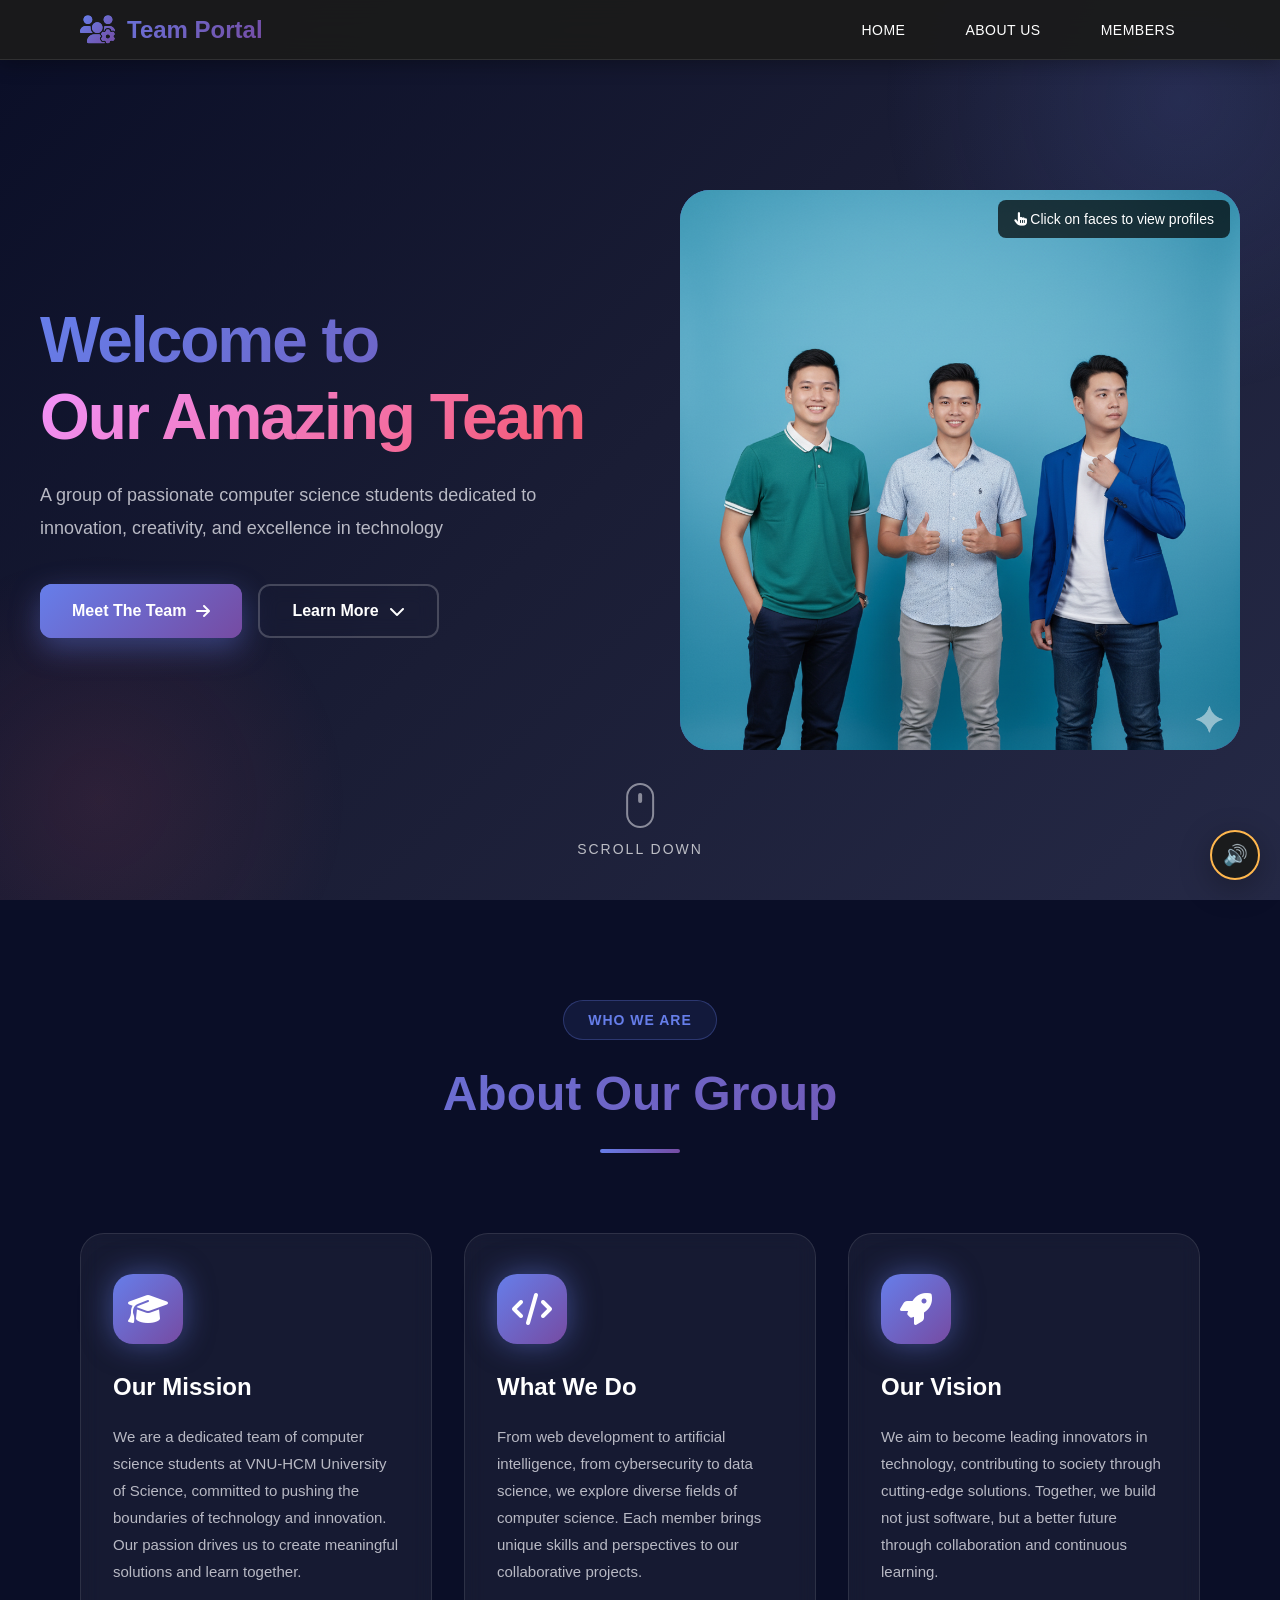
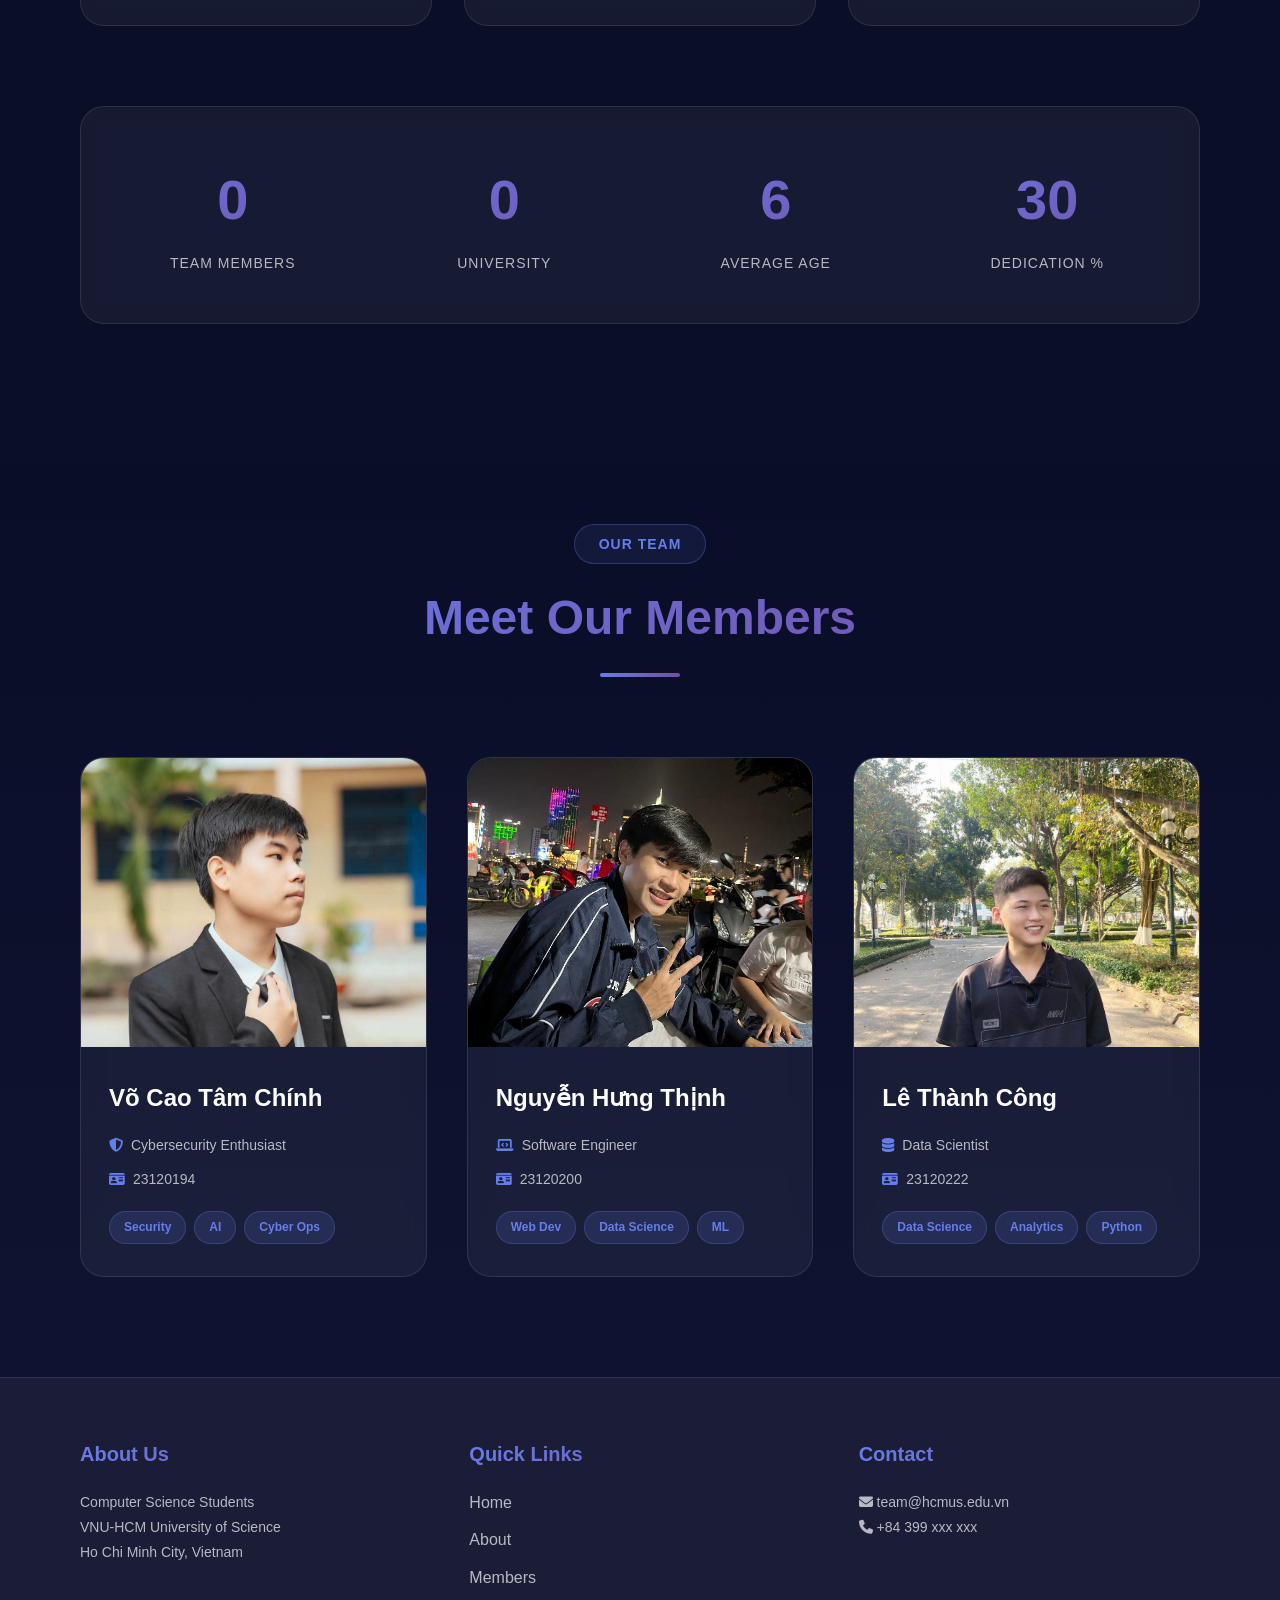
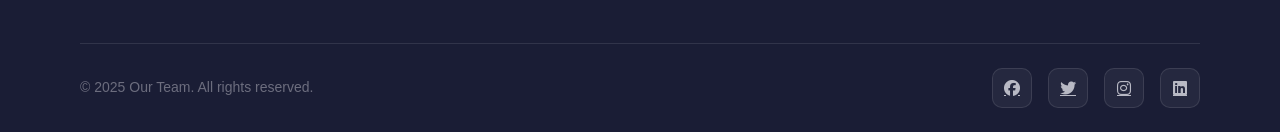
<file: index.html>
<!DOCTYPE html>
<html lang="en">
  <head>
    <meta name="viewport" content="width=device-width, initial-scale=1.0" />
    <meta charset="utf-8" />
    <title>Our Team - Group Overview</title>
    <link rel="stylesheet" href="default.css" />
    <link
      rel="stylesheet"
      href="https://cdnjs.cloudflare.com/ajax/libs/font-awesome/6.4.0/css/all.min.css"
    />
  </head>
  <body>
    <!-- Animated Background -->
    <div class="background-animation">
      <div class="bubble"></div>
      <div class="bubble"></div>
      <div class="bubble"></div>
      <div class="bubble"></div>
      <div class="bubble"></div>
      <div class="bubble"></div>
    </div>

    <!-- Header Navigation -->
    <header class="header">
      <nav class="main-nav">
        <div class="logo">
          <i class="fas fa-users-cog"></i>
          <span>Team Portal</span>
        </div>
        <ul>
          <li><a href="#hero" class="active">HOME</a></li>
          <li><a href="#about-group">ABOUT US</a></li>
          <li><a href="#members">MEMBERS</a></li>
        </ul>
      </nav>
    </header>

    <!-- Scroll Progress Bar -->
    <div class="scroll-progress" id="scrollProgress"></div>

    <!-- Main Container -->
    <main class="main-container">
      <!-- Hero Section -->
      <section class="hero" id="hero">
        <div class="hero-content">
          <div class="hero-text">
            <h1 class="hero-title">
              <span class="gradient-text">Welcome to</span>
              <br />
              <span class="team-name">Our Amazing Team</span>
            </h1>
            <p class="hero-subtitle">
              A group of passionate computer science students dedicated to
              <br />
              innovation, creativity, and excellence in technology
            </p>
            <div class="hero-buttons">
              <button
                class="btn btn-primary"
                onclick="scrollToSection('members')"
              >
                <span>Meet The Team</span>
                <i class="fas fa-arrow-right"></i>
              </button>
              <button
                class="btn btn-secondary"
                onclick="scrollToSection('about-group')"
              >
                <span>Learn More</span>
                <i class="fas fa-chevron-down"></i>
              </button>
            </div>
          </div>
          <div class="hero-image-container">
            <div class="image-wrapper" id="interactivePhotoWrapper">
              <img
                src="./image/team.png"
                alt="Team Photo"
                class="team-photo"
                id="teamPhotoImage"
              />
              <canvas
                id="maskCanvas"
                style="
                  position: absolute;
                  top: 0;
                  left: 0;
                  opacity: 0;
                  pointer-events: none;
                "
              ></canvas>
              <canvas
                id="hoverCanvas"
                style="
                  position: absolute;
                  top: 0;
                  left: 0;
                  pointer-events: none;
                  opacity: 0.5;
                "
              ></canvas>
              <div class="image-border"></div>
              <div class="image-glow"></div>
              <div
                id="photoHint"
                style="
                  position: absolute;
                  top: 10px;
                  right: 10px;
                  background: rgba(0, 0, 0, 0.7);
                  padding: 8px 16px;
                  border-radius: 8px;
                  font-size: 14px;
                  transition: opacity 0.3s;
                "
              >
                <i class="fas fa-hand-pointer"></i> Click on faces to view
                profiles
              </div>
            </div>
            <div
              id="hoverLabel"
              style="
                position: absolute;
                bottom: -50px;
                left: 50%;
                transform: translateX(-50%);
                padding: 12px 24px;
                background: linear-gradient(135deg, #667eea 0%, #764ba2 100%);
                border-radius: 50px;
                font-size: 16px;
                font-weight: bold;
                color: white;
                display: none;
                box-shadow: 0 10px 40px rgba(102, 126, 234, 0.6);
                white-space: nowrap;
                z-index: 10;
              "
            >
              <i class="fas fa-user"></i>
              <span id="hoverLabelText"></span>
            </div>
          </div>
        </div>

        <!-- Floating Scroll Indicator -->
        <div class="scroll-indicator">
          <div class="mouse">
            <div class="wheel"></div>
          </div>
          <span>Scroll Down</span>
        </div>
      </section>

      <!-- About Group Section -->
      <section class="about-group" id="about-group">
        <div class="container">
          <div class="section-header">
            <span class="section-tag">Who We Are</span>
            <h2 class="section-title">About Our Group</h2>
            <div class="title-underline"></div>
          </div>

          <div class="about-content">
            <div class="about-card">
              <div class="card-icon">
                <i class="fas fa-graduation-cap"></i>
              </div>
              <h3>Our Mission</h3>
              <p>
                We are a dedicated team of computer science students at VNU-HCM
                University of Science, committed to pushing the boundaries of
                technology and innovation. Our passion drives us to create
                meaningful solutions and learn together.
              </p>
            </div>

            <div class="about-card">
              <div class="card-icon">
                <i class="fas fa-code"></i>
              </div>
              <h3>What We Do</h3>
              <p>
                From web development to artificial intelligence, from
                cybersecurity to data science, we explore diverse fields of
                computer science. Each member brings unique skills and
                perspectives to our collaborative projects.
              </p>
            </div>

            <div class="about-card">
              <div class="card-icon">
                <i class="fas fa-rocket"></i>
              </div>
              <h3>Our Vision</h3>
              <p>
                We aim to become leading innovators in technology, contributing
                to society through cutting-edge solutions. Together, we build
                not just software, but a better future through collaboration and
                continuous learning.
              </p>
            </div>
          </div>

          <!-- Group Stats -->
          <div class="stats-container">
            <div class="stat-item">
              <div class="stat-number" data-target="3">0</div>
              <div class="stat-label">Team Members</div>
            </div>
            <div class="stat-item">
              <div class="stat-number" data-target="1">0</div>
              <div class="stat-label">University</div>
            </div>
            <div class="stat-item">
              <div class="stat-number" data-target="20">0</div>
              <div class="stat-label">Average Age</div>
            </div>
            <div class="stat-item">
              <div class="stat-number" data-target="100">0</div>
              <div class="stat-label">Dedication %</div>
            </div>
          </div>
        </div>
      </section>

      <!-- Members Section -->
      <section class="members-section" id="members">
        <div class="container">
          <div class="section-header">
            <span class="section-tag">Our Team</span>
            <h2 class="section-title">Meet Our Members</h2>
            <div class="title-underline"></div>
          </div>

          <div class="members-grid">
            <!-- Member Card 1 -->
            <article class="member-card">
              <div class="card-inner">
                <div class="card-front">
                  <div class="member-image-wrapper">
                    <img
                      src="./image/avatar_TC.jpg"
                      alt="Võ Cao Tâm Chính"
                      class="member-image"
                    />
                    <div class="image-overlay">
                      <i class="fas fa-eye"></i>
                      <span>View Profile</span>
                    </div>
                  </div>
                  <div class="member-info">
                    <h3 class="member-name">Võ Cao Tâm Chính</h3>
                    <p class="member-role">
                      <i class="fas fa-shield-alt"></i> Cybersecurity Enthusiast
                    </p>
                    <p class="member-id">
                      <i class="fas fa-id-card"></i> 23120194
                    </p>
                    <div class="member-tags">
                      <span class="tag">Security</span>
                      <span class="tag">AI</span>
                      <span class="tag">Cyber Ops</span>
                    </div>
                  </div>
                </div>
                <div class="card-back">
                  <div class="card-back-content">
                    <i class="fas fa-quote-left quote-icon"></i>
                    <p class="member-quote">
                      Passionate about cybersecurity and AI, combining
                      creativity with technology to build secure solutions.
                    </p>
                    <a href="profile.html?member=0" class="profile-link">
                      View Full Profile
                      <i class="fas fa-arrow-right"></i>
                    </a>
                  </div>
                </div>
              </div>
            </article>

            <!-- Member Card 2 -->
            <article class="member-card">
              <div class="card-inner">
                <div class="card-front">
                  <div class="member-image-wrapper">
                    <img
                      src="./image/avatar.png"
                      alt="Nguyễn Hưng Thịnh"
                      class="member-image"
                    />
                    <div class="image-overlay">
                      <i class="fas fa-eye"></i>
                      <span>View Profile</span>
                    </div>
                  </div>
                  <div class="member-info">
                    <h3 class="member-name">Nguyễn Hưng Thịnh</h3>
                    <p class="member-role">
                      <i class="fas fa-laptop-code"></i> Software Engineer
                    </p>
                    <p class="member-id">
                      <i class="fas fa-id-card"></i> 23120200
                    </p>
                    <div class="member-tags">
                      <span class="tag">Web Dev</span>
                      <span class="tag">Data Science</span>
                      <span class="tag">ML</span>
                    </div>
                  </div>
                </div>
                <div class="card-back">
                  <div class="card-back-content">
                    <i class="fas fa-quote-left quote-icon"></i>
                    <p class="member-quote">
                      Building scalable applications and exploring machine
                      learning algorithms to solve real-world problems.
                    </p>
                    <a href="profile.html?member=1" class="profile-link">
                      View Full Profile
                      <i class="fas fa-arrow-right"></i>
                    </a>
                  </div>
                </div>
              </div>
            </article>

            <!-- Member Card 3 -->
            <article class="member-card">
              <div class="card-inner">
                <div class="card-front">
                  <div class="member-image-wrapper">
                    <img
                      src="./image/avatar.png"
                      alt="Lê Thành Công"
                      class="member-image"
                    />
                    <div class="image-overlay">
                      <i class="fas fa-eye"></i>
                      <span>View Profile</span>
                    </div>
                  </div>
                  <div class="member-info">
                    <h3 class="member-name">Lê Thành Công</h3>
                    <p class="member-role">
                      <i class="fas fa-database"></i> Data Scientist
                    </p>
                    <p class="member-id">
                      <i class="fas fa-id-card"></i> 23120222
                    </p>
                    <div class="member-tags">
                      <span class="tag">Data Science</span>
                      <span class="tag">Analytics</span>
                      <span class="tag">Python</span>
                    </div>
                  </div>
                </div>
                <div class="card-back">
                  <div class="card-back-content">
                    <i class="fas fa-quote-left quote-icon"></i>
                    <p class="member-quote">
                      Passionate about data science and building intelligent
                      systems that make a difference.
                    </p>
                    <a href="profile.html?member=2" class="profile-link">
                      View Full Profile
                      <i class="fas fa-arrow-right"></i>
                    </a>
                  </div>
                </div>
              </div>
            </article>
          </div>
        </div>
      </section>

      <!-- Footer -->
      <footer class="footer">
        <div class="container">
          <div class="footer-content">
            <div class="footer-section">
              <h4>About Us</h4>
              <p>
                Computer Science Students<br />
                VNU-HCM University of Science<br />
                Ho Chi Minh City, Vietnam
              </p>
            </div>
            <div class="footer-section">
              <h4>Quick Links</h4>
              <ul>
                <li><a href="#hero">Home</a></li>
                <li><a href="#about-group">About</a></li>
                <li><a href="#members">Members</a></li>
              </ul>
            </div>
            <div class="footer-section">
              <h4>Contact</h4>
              <p>
                <i class="fas fa-envelope"></i> team@hcmus.edu.vn<br />
                <i class="fas fa-phone"></i> +84 399 xxx xxx
              </p>
            </div>
          </div>
          <div class="footer-bottom">
            <p>&copy; 2025 Our Team. All rights reserved.</p>
            <div class="social-links">
              <a href="#" aria-label="Facebook"
                ><i class="fab fa-facebook"></i
              ></a>
              <a href="#" aria-label="Twitter"
                ><i class="fab fa-twitter"></i
              ></a>
              <a href="#" aria-label="Instagram"
                ><i class="fab fa-instagram"></i
              ></a>
              <a href="#" aria-label="LinkedIn"
                ><i class="fab fa-linkedin"></i
              ></a>
            </div>
          </div>
        </div>
      </footer>
    </main>

    <!-- Back to Top Button -->
    <button class="back-to-top" id="backToTop" aria-label="Back to top">
      <i class="fas fa-arrow-up"></i>
    </button>

    <!-- Audio elements for sound effects -->
    <audio id="hoverSound" preload="auto">
      <source src="./sounds/hover.mp3" type="audio/mpeg" />
    </audio>
    <audio id="clickSound" preload="auto">
      <source src="./sounds/click.mp3" type="audio/mpeg" />
    </audio>
    <audio id="socialSound" preload="auto">
      <source src="./sounds/social.mp3" type="audio/mpeg" />
    </audio>

    <script src="home-script.js"></script>
  </body>
</html>
</file>
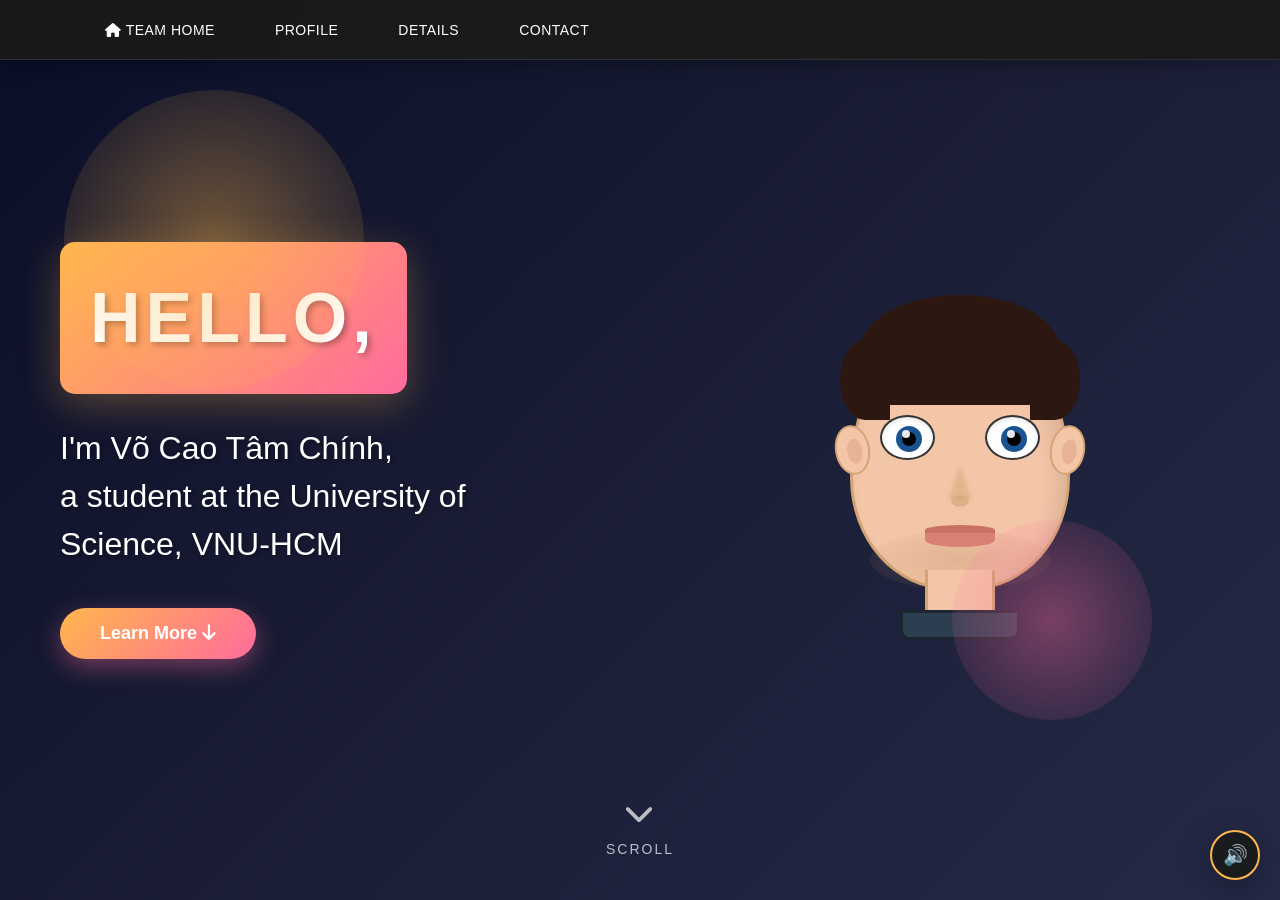
<file: profile.html>
<!DOCTYPE html>
<html lang="en">
  <head>
    <meta name="viewport" content="width=device-width, initial-scale=1.0" />
    <meta charset="utf-8" />
    <title>Member Profile</title>
    <link rel="stylesheet" href="default.css" />
    <link
      rel="stylesheet"
      href="https://cdnjs.cloudflare.com/ajax/libs/font-awesome/6.4.0/css/all.min.css"
    />
  </head>
  <body>
    <!-- Scroll Progress Bar -->
    <div class="scroll-progress" id="scrollProgress"></div>

    <!-- Header -->
    <div class="header">
      <nav class="main-nav">
        <ul>
          <li>
            <a href="index.html"><i class="fas fa-home"></i> TEAM HOME</a>
          </li>
          <li><a href="#hero">PROFILE</a></li>
          <li><a href="#personal-details">DETAILS</a></li>
          <li><a href="#contact">CONTACT</a></li>
        </ul>
      </nav>
    </div>

    <!-- Main Content -->
    <main class="scroll-container" id="scrollContainer">
      <!-- Hero Section -->
      <div class="hero-section" id="hero">
        <div id="bio-content">
          <div class="greeting-box">
            <h1 class="main-greeting">HELLO,</h1>
          </div>
          <p class="self-intro">
            I'm <span id="hero-name">Võ Cao Tâm Chính</span>,<br />
            a <span id="hero-role">student</span> at the
            <span id="hero-school">University of Science, VNU-HCM</span>
          </p>
          <button
            class="cta-button"
            onclick="scrollToSection('personal-details')"
          >
            Learn More <i class="fas fa-arrow-down"></i>
          </button>
        </div>

        <div class="avatar-wrapper avatar-wrapper--medium">
          <div class="avatar" id="avatar">
            <div class="hair-main"></div>
            <div class="hair-side-left"></div>
            <div class="hair-side-right"></div>
            <div class="head"></div>

            <div class="ear left">
              <div class="ear-inner"></div>
            </div>
            <div class="ear right">
              <div class="ear-inner"></div>
            </div>

            <div class="eyebrow left"></div>
            <div class="eyebrow right"></div>

            <div class="eyes">
              <div class="eye" id="leftEye">
                <div class="pupil" id="leftPupil"></div>
              </div>
              <div class="eye" id="rightEye">
                <div class="pupil" id="rightPupil"></div>
              </div>
            </div>

            <div class="nose"></div>
            <div class="nose-tip"></div>

            <div class="mouth" id="mouth">
              <div class="upper-lip"></div>
              <div class="lower-lip"></div>
            </div>

            <div class="jaw-shadow"></div>
            <div class="neck"></div>
            <div class="collar"></div>
          </div>
        </div>

        <!-- Scroll Indicator -->
        <div class="scroll-indicator">
          <i class="fas fa-chevron-down"></i>
          <span>Scroll</span>
        </div>
      </div>

      <!-- Personal Details Section -->
      <div id="personal-details">
        <h1 class="profile-title">PROFILE</h1>
        <div class="about-section">
          <div class="about-me-box">
            <h2 class="about-me">About me</h2>
            <p class="main-about-me" id="about-text">
              I'm a passionate computer science student with a keen interest in
              web development, artificial intelligence, and creating interactive
              digital experiences. Currently pursuing my degree at VNU-HCM
              University of Science, I enjoy combining creativity with
              technology to build innovative solutions.
            </p>
          </div>

          <div class="avatar-wrapper avatar-wrapper--small">
            <img
              src="./image/avatar.png"
              alt="Profile Avatar"
              class="avatar--small"
              id="profile-avatar"
            />
          </div>

          <div class="detail-box">
            <h2 class="detail-title">Details</h2>
            <div class="detail-list">
              <dt>Name:</dt>
              <dd id="detail-name">Võ Cao Tâm Chính</dd>

              <dt>Age:</dt>
              <dd id="detail-age">20 years</dd>

              <dt>Location:</dt>
              <dd id="detail-location">Ho Chi Minh City</dd>

              <dt>University:</dt>
              <dd id="detail-university">VNU-HCM University of Science</dd>

              <dt>Phone:</dt>
              <dd id="detail-phone">+84 399xxxxxx</dd>

              <dt>Email:</dt>
              <dd id="detail-email">23120194@student.hcmus.edu.vn</dd>
            </div>
          </div>
        </div>
      </div>

      <!-- Footer / Contact Section -->
      <footer id="contact">
        <div class="contact-card">
          <div class="left-section">
            <div
              class="contact-item"
              onclick="copyToClipboard('Linh Trung, Hồ Chí Minh, Việt Nam')"
            >
              <div class="icon-wrapper">
                <i class="fas fa-map-marker-alt"></i>
              </div>
              <div class="contact-info">
                <span class="primary">Linh Trung</span>
                <span class="secondary">Hồ Chí Minh, Việt Nam</span>
              </div>
            </div>

            <div
              class="contact-item"
              onclick="copyToClipboard('2345678910JQKA')"
            >
              <div class="icon-wrapper">
                <i class="fas fa-phone-alt"></i>
              </div>
              <div class="contact-info">
                <span class="primary">2345678910JQKA</span>
              </div>
            </div>

            <div
              class="contact-item"
              onclick="copyToClipboard('23120194@student.hcmus.edu.vn')"
            >
              <div class="icon-wrapper">
                <i class="fas fa-envelope"></i>
              </div>
              <div class="contact-info">
                <a href="mailto:23120222@student.hcmus.edu.vn"
                  >23120222@student.hcmus.edu.vn</a
                >
              </div>
            </div>
          </div>

          <div class="right-section">
            <h2>About the Portfolio</h2>
            <p>
              This interactive portfolio showcases my journey as a computer
              science student. Built with modern web technologies, it features
              engaging animations and a user-friendly design. Feel free to
              explore and connect with me through social media!
            </p>
            <div class="social-icons">
              <div
                class="social-icon"
                onclick="window.open('https://facebook.com', '_blank')"
              >
                <i class="fab fa-facebook-f"></i>
                <span class="tooltip">Facebook</span>
              </div>
              <div
                class="social-icon"
                onclick="window.open('https://twitter.com', '_blank')"
              >
                <i class="fab fa-twitter"></i>
                <span class="tooltip">Twitter</span>
              </div>
              <div
                class="social-icon"
                onclick="window.open('https://linkedin.com', '_blank')"
              >
                <i class="fab fa-linkedin-in"></i>
                <span class="tooltip">LinkedIn</span>
              </div>
              <div
                class="social-icon"
                onclick="window.open('https://github.com', '_blank')"
              >
                <i class="fab fa-github"></i>
                <span class="tooltip">GitHub</span>
              </div>
            </div>
          </div>
        </div>
      </footer>
    </main>

    <!-- Copy Notification -->
    <div class="copy-notification" id="copyNotification">
      <i class="fas fa-check-circle"></i> Copied to clipboard!
    </div>

    <!-- Audio elements for sound effects -->
    <audio id="hoverSound" preload="auto">
      <source src="./sounds/hover.mp3" type="audio/mpeg" />
    </audio>
    <audio id="clickSound" preload="auto">
      <source src="./sounds/click.mp3" type="audio/mpeg" />
    </audio>
    <audio id="socialSound" preload="auto">
      <source src="./sounds/social.mp3" type="audio/mpeg" />
    </audio>

    <script src="script.js"></script>
  </body>
</html>
</file>
<file: default.css>
* {
  margin: 0;
  padding: 0;
  box-sizing: border-box;
  font-family: -apple-system, BlinkMacSystemFont, "Segoe UI", Roboto, Oxygen,
    Ubuntu, Cantarell, "Helvetica Neue", sans-serif;
}

:root {
  /* Color Palette */
  --primary-gradient: linear-gradient(135deg, #667eea 0%, #764ba2 100%);
  --secondary-gradient: linear-gradient(135deg, #f093fb 0%, #f5576c 100%);
  --accent-gradient: linear-gradient(135deg, #4facfe 0%, #00f2fe 100%);
  --success-gradient: linear-gradient(135deg, #43e97b 0%, #38f9d7 100%);

  --bg-primary: #0a0e27;
  --bg-secondary: #1a1d35;
  --bg-tertiary: #252946;
  --bg-card: rgba(255, 255, 255, 0.05);

  --text-primary: #ffffff;
  --text-secondary: #b8b9c4;
  --text-muted: #6c6d7e;

  --accent-purple: #667eea;
  --accent-pink: #f5576c;
  --accent-blue: #4facfe;
  --accent-cyan: #00f2fe;

  /* Profile page specific colors */
  --accent-color: #ffb74d;
  --accent-secondary: #ff6b9d;
  --card-bg: rgba(27, 27, 27, 0.95);
  --shadow-color: rgba(0, 0, 0, 0.3);

  /* Shadows & Effects */
  --shadow-sm: 0 2px 8px rgba(0, 0, 0, 0.1);
  --shadow-md: 0 4px 16px rgba(0, 0, 0, 0.2);
  --shadow-lg: 0 8px 32px rgba(0, 0, 0, 0.3);
  --shadow-xl: 0 16px 64px rgba(0, 0, 0, 0.4);

  --glow-purple: 0 0 30px rgba(102, 126, 234, 0.5);
  --glow-pink: 0 0 30px rgba(245, 87, 108, 0.5);
  --glow-blue: 0 0 30px rgba(79, 172, 254, 0.5);

  /* Spacing */
  --container-width: 1200px;
  --section-padding: 100px 0;

  /* Transitions */
  --transition-fast: 0.2s ease;
  --transition-normal: 0.3s ease;
  --transition-slow: 0.5s ease;
}

html {
  scroll-behavior: smooth;
  overflow-x: hidden;
  /* Prevent text size adjustment on orientation change */
  -webkit-text-size-adjust: 100%;
  -ms-text-size-adjust: 100%;
  text-size-adjust: 100%;
}

body {
  background: var(--bg-primary);
  color: var(--text-primary);
  line-height: 1.6;
  overflow-x: hidden;
  min-height: 100vh;
  /* Enable smooth scrolling on iOS */
  -webkit-overflow-scrolling: touch;
}

/* ANIMATED BACKGROUND */

.background-animation {
  position: fixed;
  top: 0;
  left: 0;
  width: 100%;
  height: 100%;
  z-index: -1;
  overflow: hidden;
  background: linear-gradient(135deg, #0a0e27 0%, #1a1d35 50%, #252946 100%);
}

.bubble {
  position: absolute;
  bottom: -100px;
  border-radius: 50%;
  background: radial-gradient(
    circle at 30% 30%,
    rgba(102, 126, 234, 0.3),
    rgba(102, 126, 234, 0.05)
  );
  animation: rise 15s infinite ease-in;
  opacity: 0;
}

.bubble:nth-child(1) {
  width: 80px;
  height: 80px;
  left: 10%;
  animation-delay: 0s;
  animation-duration: 12s;
}

.bubble:nth-child(2) {
  width: 120px;
  height: 120px;
  left: 25%;
  animation-delay: 2s;
  animation-duration: 15s;
}

.bubble:nth-child(3) {
  width: 60px;
  height: 60px;
  left: 50%;
  animation-delay: 4s;
  animation-duration: 18s;
}

.bubble:nth-child(4) {
  width: 100px;
  height: 100px;
  left: 70%;
  animation-delay: 1s;
  animation-duration: 14s;
}

.bubble:nth-child(5) {
  width: 90px;
  height: 90px;
  left: 85%;
  animation-delay: 3s;
  animation-duration: 16s;
}

.bubble:nth-child(6) {
  width: 110px;
  height: 110px;
  left: 40%;
  animation-delay: 5s;
  animation-duration: 13s;
}

@keyframes rise {
  0% {
    bottom: -100px;
    opacity: 0;
    transform: translateX(0) scale(1);
  }
  10% {
    opacity: 0.6;
  }
  50% {
    opacity: 0.4;
    transform: translateX(100px) scale(1.2);
  }
  100% {
    bottom: 110vh;
    opacity: 0;
    transform: translateX(-100px) scale(0.8);
  }
}

/* HEADER & NAVIGATION */
.header {
  position: fixed;
  top: 0;
  left: 0;
  width: 100%;
  height: 80px;
  background: rgba(10, 14, 39, 0.8);
  backdrop-filter: blur(20px) saturate(180%);
  -webkit-backdrop-filter: blur(20px) saturate(180%);
  border-bottom: 1px solid rgba(255, 255, 255, 0.1);
  z-index: 1000;
  transition: all var(--transition-normal);
}

.header.scrolled {
  height: 70px;
  box-shadow: var(--shadow-lg);
}

.main-nav {
  max-width: var(--container-width);
  margin: 0 auto;
  height: 100%;
  display: flex;
  justify-content: space-between;
  align-items: center;
  padding: 0 40px;
}

.logo {
  display: flex;
  align-items: center;
  gap: 12px;
  font-size: 24px;
  font-weight: 700;
  background: var(--primary-gradient);
  -webkit-background-clip: text;
  -webkit-text-fill-color: transparent;
  background-clip: text;
  transition: transform var(--transition-normal);
  user-select: none;
  -webkit-user-select: none;
  -moz-user-select: none;
  -ms-user-select: none;
}

.logo:hover {
  transform: scale(1.05);
}

.logo i {
  font-size: 28px;
  background: var(--primary-gradient);
  -webkit-background-clip: text;
  -webkit-text-fill-color: transparent;
  background-clip: text;
  animation: rotate 3s linear infinite;
}

@keyframes rotate {
  from {
    transform: rotate(0deg);
  }
  to {
    transform: rotate(360deg);
  }
}

.main-nav ul {
  display: flex;
  list-style: none;
  gap: 8px;
}

.main-nav a {
  text-decoration: none;
  color: var(--text-secondary);
  padding: 10px 24px;
  border-radius: 12px;
  font-weight: 500;
  font-size: 14px;
  letter-spacing: 0.5px;
  position: relative;
  transition: all var(--transition-normal);
  overflow: hidden;
}

.main-nav a::before {
  content: "";
  position: absolute;
  top: 0;
  left: 0;
  width: 100%;
  height: 100%;
  background: var(--primary-gradient);
  opacity: 0;
  transition: opacity var(--transition-normal);
  z-index: -1;
}

.main-nav a:hover,
.main-nav a.active {
  color: var(--text-primary);
  transform: translateY(-2px);
}

.main-nav a:hover::before,
.main-nav a.active::before {
  opacity: 0.2;
}

/* Scroll Progress Bar */
.scroll-progress {
  position: fixed;
  top: 80px;
  left: 0;
  height: 3px;
  background: var(--primary-gradient);
  width: 0%;
  z-index: 1001;
  transition: width 0.1s ease;
  box-shadow: var(--glow-purple);
}

/* HERO SECTION */
.hero {
  min-height: 100vh;
  display: flex;
  align-items: center;
  justify-content: center;
  padding: 120px 40px 80px;
  position: relative;
  overflow: hidden;
}

.hero::before {
  content: "";
  position: absolute;
  width: 600px;
  height: 600px;
  background: radial-gradient(
    circle,
    rgba(102, 126, 234, 0.15),
    transparent 70%
  );
  top: -200px;
  right: -200px;
  animation: pulse 8s ease-in-out infinite;
}

.hero::after {
  content: "";
  position: absolute;
  width: 500px;
  height: 500px;
  background: radial-gradient(circle, rgba(245, 87, 108, 0.1), transparent 70%);
  bottom: -150px;
  left: -150px;
  animation: pulse 10s ease-in-out infinite reverse;
}

@keyframes pulse {
  0%,
  100% {
    transform: scale(1);
    opacity: 1;
  }
  50% {
    transform: scale(1.2);
    opacity: 0.7;
  }
}

.hero-content {
  max-width: var(--container-width);
  width: 100%;
  display: grid;
  grid-template-columns: 1fr 1fr;
  gap: 80px;
  align-items: center;
  z-index: 1;
}

.hero-text {
  animation: fadeInLeft 1s ease-out;
}

@keyframes fadeInLeft {
  from {
    opacity: 0;
    transform: translateX(-50px);
  }
  to {
    opacity: 1;
    transform: translateX(0);
  }
}

.hero-title {
  font-size: 64px;
  font-weight: 900;
  line-height: 1.2;
  margin-bottom: 24px;
  letter-spacing: -2px;
}

.gradient-text {
  background: var(--primary-gradient);
  -webkit-background-clip: text;
  -webkit-text-fill-color: transparent;
  background-clip: text;
  animation: gradientShift 3s ease infinite;
  background-size: 200% 200%;
}

@keyframes gradientShift {
  0%,
  100% {
    background-position: 0% 50%;
  }
  50% {
    background-position: 100% 50%;
  }
}

.team-name {
  display: block;
  background: var(--secondary-gradient);
  -webkit-background-clip: text;
  -webkit-text-fill-color: transparent;
  background-clip: text;
}

.hero-subtitle {
  font-size: 18px;
  color: var(--text-secondary);
  margin-bottom: 40px;
  line-height: 1.8;
}

.hero-buttons {
  display: flex;
  gap: 16px;
  flex-wrap: wrap;
}

.btn {
  padding: 16px 32px;
  border: none;
  border-radius: 12px;
  font-size: 16px;
  font-weight: 600;
  cursor: pointer;
  display: inline-flex;
  align-items: center;
  gap: 10px;
  transition: all var(--transition-normal);
  position: relative;
  overflow: hidden;
  z-index: 1;
}

.btn::before {
  content: "";
  position: absolute;
  top: 0;
  left: 0;
  width: 100%;
  height: 100%;
  background: inherit;
  z-index: -1;
  transition: transform var(--transition-normal);
}

.btn:hover::before {
  transform: scale(1.1);
}

.btn-primary {
  background: var(--primary-gradient);
  color: white;
  box-shadow: 0 10px 30px rgba(102, 126, 234, 0.4);
}

.btn-primary:hover {
  transform: translateY(-3px);
  box-shadow: 0 15px 40px rgba(102, 126, 234, 0.6);
}

.btn-secondary {
  background: transparent;
  color: var(--text-primary);
  border: 2px solid rgba(255, 255, 255, 0.2);
  backdrop-filter: blur(10px);
}

.btn-secondary:hover {
  background: rgba(255, 255, 255, 0.1);
  border-color: rgba(255, 255, 255, 0.4);
  transform: translateY(-3px);
}

/* Hero Image */
.hero-image-container {
  position: relative;
  animation: fadeInRight 1s ease-out;
}

@keyframes fadeInRight {
  from {
    opacity: 0;
    transform: translateX(50px);
  }
  to {
    opacity: 1;
    transform: translateX(0);
  }
}

.image-wrapper {
  position: relative;
  width: 100%;
  aspect-ratio: 1;
  border-radius: 30px;
  overflow: hidden;
  animation: float 6s ease-in-out infinite;
}

/* Interactive Photo Enhancements */
#interactivePhotoWrapper {
  cursor: default;
}

#maskCanvas,
#hoverCanvas {
  position: absolute;
  top: 0;
  left: 0;
  width: 100%;
  height: 100%;
  border-radius: 30px;
}

#photoHint {
  animation: fadeIn 1s ease 2s both;
}

@keyframes fadeIn {
  from {
    opacity: 0;
  }
  to {
    opacity: 1;
  }
}

#hoverLabel {
  animation: slideUp 0.3s ease;
  pointer-events: none;
}

@keyframes slideUp {
  from {
    transform: translate(-50%, 10px);
    opacity: 0;
  }
  to {
    transform: translate(-50%, 0);
    opacity: 1;
  }
}

@keyframes float {
  0%,
  100% {
    transform: translateY(0);
  }
  50% {
    transform: translateY(-20px);
  }
}

.team-photo {
  width: 100%;
  height: 100%;
  object-fit: cover;
  transition: transform var(--transition-slow);
}

.image-wrapper:hover .team-photo {
  transform: scale(1.1);
}

.image-border {
  position: absolute;
  top: -4px;
  left: -4px;
  right: -4px;
  bottom: -4px;
  background: var(--primary-gradient);
  border-radius: 32px;
  z-index: -1;
  animation: borderRotate 10s linear infinite;
}

@keyframes borderRotate {
  from {
    transform: rotate(0deg);
  }
  to {
    transform: rotate(360deg);
  }
}

.image-glow {
  position: absolute;
  top: 50%;
  left: 50%;
  width: 80%;
  height: 80%;
  background: var(--primary-gradient);
  filter: blur(60px);
  opacity: 0.3;
  transform: translate(-50%, -50%);
  z-index: -2;
  animation: glowPulse 4s ease-in-out infinite;
}

@keyframes glowPulse {
  0%,
  100% {
    opacity: 0.3;
    transform: translate(-50%, -50%) scale(1);
  }
  50% {
    opacity: 0.5;
    transform: translate(-50%, -50%) scale(1.1);
  }
}

/* Scroll Indicator */
.scroll-indicator {
  position: absolute;
  bottom: 40px;
  left: 50%;
  transform: translateX(-50%);
  display: flex;
  flex-direction: column;
  align-items: center;
  gap: 12px;
  color: var(--text-secondary);
  font-size: 12px;
  text-transform: uppercase;
  letter-spacing: 2px;
  animation: bounce 2s ease-in-out infinite;
}

@keyframes bounce {
  0%,
  100% {
    transform: translate(-50%, 0);
  }
  50% {
    transform: translate(-50%, 10px);
  }
}

.mouse {
  width: 28px;
  height: 45px;
  border: 2px solid var(--text-secondary);
  border-radius: 20px;
  position: relative;
}

.wheel {
  width: 4px;
  height: 10px;
  background: var(--text-secondary);
  border-radius: 2px;
  position: absolute;
  top: 8px;
  left: 50%;
  transform: translateX(-50%);
  animation: scroll 2s ease-in-out infinite;
}

@keyframes scroll {
  0% {
    top: 8px;
    opacity: 1;
  }
  100% {
    top: 25px;
    opacity: 0;
  }
}

/* SECTION STYLES */

.container {
  max-width: var(--container-width);
  margin: 0 auto;
  padding: 0 40px;
}

.section-header {
  text-align: center;
  margin-bottom: 80px;
  animation: fadeInUp 0.8s ease-out;
}

@keyframes fadeInUp {
  from {
    opacity: 0;
    transform: translateY(30px);
  }
  to {
    opacity: 1;
    transform: translateY(0);
  }
}

.section-tag {
  display: inline-block;
  padding: 8px 24px;
  background: rgba(102, 126, 234, 0.1);
  border: 1px solid rgba(102, 126, 234, 0.3);
  border-radius: 50px;
  color: var(--accent-purple);
  font-size: 14px;
  font-weight: 600;
  text-transform: uppercase;
  letter-spacing: 1px;
  margin-bottom: 16px;
}

.section-title {
  font-size: 48px;
  font-weight: 800;
  margin-bottom: 16px;
  background: var(--primary-gradient);
  -webkit-background-clip: text;
  -webkit-text-fill-color: transparent;
  background-clip: text;
}

.title-underline {
  width: 80px;
  height: 4px;
  background: var(--primary-gradient);
  margin: 0 auto;
  border-radius: 2px;
}

/* ABOUT GROUP SECTION */
.about-group {
  padding: var(--section-padding);
  position: relative;
}

.about-content {
  display: grid;
  grid-template-columns: repeat(auto-fit, minmax(320px, 1fr));
  gap: 32px;
  margin-bottom: 80px;
}

.about-card {
  background: var(--bg-card);
  backdrop-filter: blur(10px);
  border: 1px solid rgba(255, 255, 255, 0.1);
  border-radius: 24px;
  padding: 40px 32px;
  transition: all var(--transition-normal);
  animation: fadeInUp 0.8s ease-out backwards;
}

.about-card:nth-child(1) {
  animation-delay: 0.1s;
}

.about-card:nth-child(2) {
  animation-delay: 0.2s;
}

.about-card:nth-child(3) {
  animation-delay: 0.3s;
}

.about-card:hover {
  transform: translateY(-10px);
  background: rgba(255, 255, 255, 0.08);
  border-color: rgba(102, 126, 234, 0.5);
  box-shadow: 0 20px 60px rgba(102, 126, 234, 0.3);
}

.card-icon {
  width: 70px;
  height: 70px;
  background: var(--primary-gradient);
  border-radius: 20px;
  display: flex;
  align-items: center;
  justify-content: center;
  font-size: 32px;
  margin-bottom: 24px;
  box-shadow: var(--glow-purple);
  transition: transform var(--transition-normal);
}

.about-card:hover .card-icon {
  transform: scale(1.1) rotate(5deg);
}

.about-card h3 {
  font-size: 24px;
  margin-bottom: 16px;
  color: var(--text-primary);
}

.about-card p {
  color: var(--text-secondary);
  line-height: 1.8;
  font-size: 15px;
}

/* Stats Container */
.stats-container {
  display: grid;
  grid-template-columns: repeat(auto-fit, minmax(200px, 1fr));
  gap: 32px;
  background: var(--bg-card);
  backdrop-filter: blur(10px);
  border: 1px solid rgba(255, 255, 255, 0.1);
  border-radius: 24px;
  padding: 48px 32px;
}

.stat-item {
  text-align: center;
  animation: fadeInUp 0.8s ease-out backwards;
}

.stat-item:nth-child(1) {
  animation-delay: 0.4s;
}

.stat-item:nth-child(2) {
  animation-delay: 0.5s;
}

.stat-item:nth-child(3) {
  animation-delay: 0.6s;
}

.stat-item:nth-child(4) {
  animation-delay: 0.7s;
}

.stat-number {
  font-size: 56px;
  font-weight: 800;
  background: var(--primary-gradient);
  -webkit-background-clip: text;
  -webkit-text-fill-color: transparent;
  background-clip: text;
  margin-bottom: 8px;
}

.stat-label {
  color: var(--text-secondary);
  font-size: 14px;
  text-transform: uppercase;
  letter-spacing: 1px;
}

/* MEMBERS SECTION */

.members-section {
  padding: var(--section-padding);
  background: linear-gradient(
    180deg,
    transparent 0%,
    rgba(102, 126, 234, 0.05) 100%
  );
}

.members-grid {
  display: grid;
  grid-template-columns: repeat(auto-fit, minmax(340px, 1fr));
  gap: 40px;
}

/* 3D Flip Card */
.member-card {
  perspective: 1000px;
  height: 520px;
  animation: fadeInUp 0.8s ease-out backwards;
}

.member-card:nth-child(1) {
  animation-delay: 0.1s;
}

.member-card:nth-child(2) {
  animation-delay: 0.2s;
}

.member-card:nth-child(3) {
  animation-delay: 0.3s;
}

.card-inner {
  position: relative;
  width: 100%;
  height: 100%;
  transition: transform 0.8s;
  transform-style: preserve-3d;
  cursor: pointer;
}

.member-card:hover .card-inner {
  transform: rotateY(180deg);
}

.card-front,
.card-back {
  position: absolute;
  width: 100%;
  height: 100%;
  backface-visibility: hidden;
  -webkit-backface-visibility: hidden;
  border-radius: 24px;
  overflow: hidden;
}

.card-front {
  background: var(--bg-card);
  backdrop-filter: blur(10px);
  border: 1px solid rgba(255, 255, 255, 0.1);
  display: flex;
  flex-direction: column;
}

.card-back {
  background: var(--primary-gradient);
  transform: rotateY(180deg);
  display: flex;
  align-items: center;
  justify-content: center;
  padding: 40px;
}

/* Member Image */
.member-image-wrapper {
  position: relative;
  width: 100%;
  height: 300px;
  overflow: hidden;
}

.member-image {
  width: 100%;
  height: 100%;
  object-fit: cover;
  transition: transform var(--transition-slow);
}

.member-card:hover .member-image {
  transform: scale(1.1);
}

.image-overlay {
  position: absolute;
  top: 0;
  left: 0;
  width: 100%;
  height: 100%;
  background: rgba(102, 126, 234, 0.9);
  display: flex;
  flex-direction: column;
  align-items: center;
  justify-content: center;
  gap: 12px;
  opacity: 0;
  transition: opacity var(--transition-normal);
  color: white;
  font-weight: 600;
  font-size: 16px;
}

.member-card:hover .image-overlay {
  opacity: 1;
}

.image-overlay i {
  font-size: 32px;
}

/* Member Info */
.member-info {
  padding: 32px 28px;
  flex: 1;
  display: flex;
  flex-direction: column;
  gap: 12px;
}

.member-name {
  font-size: 24px;
  font-weight: 700;
  color: var(--text-primary);
  margin-bottom: 4px;
}

.member-role,
.member-id {
  color: var(--text-secondary);
  font-size: 14px;
  display: flex;
  align-items: center;
  gap: 8px;
}

.member-role i,
.member-id i {
  color: var(--accent-purple);
}

.member-tags {
  display: flex;
  flex-wrap: wrap;
  gap: 8px;
  margin-top: 8px;
}

.tag {
  padding: 6px 14px;
  background: rgba(102, 126, 234, 0.15);
  border: 1px solid rgba(102, 126, 234, 0.3);
  border-radius: 50px;
  font-size: 12px;
  color: var(--accent-purple);
  font-weight: 600;
}

/* Card Back */
.card-back-content {
  text-align: center;
  color: white;
}

.quote-icon {
  font-size: 48px;
  opacity: 0.3;
  margin-bottom: 24px;
}

.member-quote {
  font-size: 16px;
  line-height: 1.8;
  margin-bottom: 32px;
  font-style: italic;
}

.profile-link {
  display: inline-flex;
  align-items: center;
  gap: 10px;
  padding: 14px 32px;
  background: white;
  color: var(--accent-purple);
  text-decoration: none;
  border-radius: 12px;
  font-weight: 600;
  transition: all var(--transition-normal);
  box-shadow: var(--shadow-md);
}

.profile-link:hover {
  transform: translateY(-3px);
  box-shadow: var(--shadow-lg);
}

/* FOOTER */

.footer {
  background: var(--bg-secondary);
  padding: 60px 0 0;
  border-top: 1px solid rgba(255, 255, 255, 0.1);
}

.footer-content {
  display: grid;
  grid-template-columns: repeat(auto-fit, minmax(250px, 1fr));
  gap: 48px;
  margin-bottom: 40px;
}

.footer-section h4 {
  font-size: 20px;
  margin-bottom: 20px;
  background: var(--primary-gradient);
  -webkit-background-clip: text;
  -webkit-text-fill-color: transparent;
  background-clip: text;
}

.footer-section p {
  color: var(--text-secondary);
  line-height: 1.8;
  font-size: 14px;
}

.footer-section ul {
  list-style: none;
}

.footer-section ul li {
  margin-bottom: 12px;
}

.footer-section ul li a {
  color: var(--text-secondary);
  text-decoration: none;
  transition: color var(--transition-fast);
}

.footer-section ul li a:hover {
  color: var(--accent-purple);
}

.footer-bottom {
  padding: 24px 0;
  border-top: 1px solid rgba(255, 255, 255, 0.1);
  display: flex;
  justify-content: space-between;
  align-items: center;
  flex-wrap: wrap;
  gap: 20px;
}

.footer-bottom p {
  color: var(--text-muted);
  font-size: 14px;
}

.social-links {
  display: flex;
  gap: 16px;
}

.social-links a {
  width: 40px;
  height: 40px;
  display: flex;
  align-items: center;
  justify-content: center;
  background: rgba(255, 255, 255, 0.05);
  border: 1px solid rgba(255, 255, 255, 0.1);
  border-radius: 10px;
  color: var(--text-secondary);
  transition: all var(--transition-normal);
}

.social-links a:hover {
  background: var(--primary-gradient);
  border-color: transparent;
  color: white;
  transform: translateY(-3px);
  box-shadow: var(--glow-purple);
}

/* BACK TO TOP BUTTON */

.back-to-top {
  position: fixed;
  bottom: 40px;
  right: 40px;
  width: 50px;
  height: 50px;
  background: var(--primary-gradient);
  border: none;
  border-radius: 12px;
  color: white;
  font-size: 20px;
  cursor: pointer;
  display: flex;
  align-items: center;
  justify-content: center;
  opacity: 0;
  visibility: hidden;
  transition: all var(--transition-normal);
  box-shadow: var(--shadow-lg);
  z-index: 999;
}

.back-to-top.visible {
  opacity: 1;
  visibility: visible;
}

.back-to-top:hover {
  transform: translateY(-5px);
  box-shadow: var(--glow-purple);
}

/* RESPONSIVE DESIGN */

@media (max-width: 1024px) {
  .hero-content {
    grid-template-columns: 1fr;
    gap: 60px;
  }

  .hero-text {
    text-align: center;
  }

  .hero-buttons {
    justify-content: center;
  }

  .hero-title {
    font-size: 52px;
  }

  .section-title {
    font-size: 40px;
  }
}

@media (max-width: 768px) {
  .main-nav {
    padding: 0 24px;
  }

  .main-nav ul {
    gap: 4px;
  }

  .main-nav a {
    padding: 8px 16px;
    font-size: 12px;
  }

  .hero {
    padding: 100px 24px 60px;
  }

  .hero-title {
    font-size: 40px;
  }

  .hero-subtitle {
    font-size: 16px;
  }

  .container {
    padding: 0 24px;
  }

  .section-header {
    margin-bottom: 48px;
  }

  .section-title {
    font-size: 32px;
  }

  .members-grid {
    grid-template-columns: 1fr;
    gap: 32px;
  }

  .footer-content {
    grid-template-columns: 1fr;
    gap: 32px;
  }

  .footer-bottom {
    flex-direction: column;
    text-align: center;
  }

  .back-to-top {
    bottom: 24px;
    right: 24px;
  }
}

@media (max-width: 480px) {
  .logo {
    font-size: 20px;
  }

  .logo i {
    font-size: 24px;
  }

  .hero-title {
    font-size: 32px;
  }

  .btn {
    padding: 12px 24px;
    font-size: 14px;
  }

  .stat-number {
    font-size: 40px;
  }

  .member-card {
    height: 480px;
  }

  .member-image-wrapper {
    height: 250px;
  }
}

/* ANIMATIONS & TRANSITIONS */

@media (prefers-reduced-motion: reduce) {
  *,
  *::before,
  *::after {
    animation-duration: 0.01ms !important;
    animation-iteration-count: 1 !important;
    transition-duration: 0.01ms !important;
  }
}

/* Smooth Scrollbar */
::-webkit-scrollbar {
  width: 10px;
}

::-webkit-scrollbar-track {
  background: var(--bg-primary);
}

::-webkit-scrollbar-thumb {
  background: var(--primary-gradient);
  border-radius: 5px;
}

::-webkit-scrollbar-thumb:hover {
  background: var(--secondary-gradient);
}

/* Selection */
::selection {
  background: var(--accent-purple);
  color: white;
}

::-moz-selection {
  background: var(--accent-purple);
  color: white;
}

/* MUTE BUTTON FOR SOUND EFFECTS */

#muteToggle {
  position: fixed;
  bottom: 110px;
  right: 40px;
  width: 50px;
  height: 50px;
  background: var(--bg-card);
  backdrop-filter: blur(10px);
  border: 2px solid var(--accent-color);
  border-radius: 12px;
  font-size: 24px;
  cursor: pointer;
  display: flex;
  align-items: center;
  justify-content: center;
  transition: all var(--transition-normal);
  box-shadow: var(--shadow-lg);
  z-index: 999;
}

#muteToggle:hover {
  transform: translateY(-3px) scale(1.05);
  box-shadow: var(--glow-purple);
  background: rgba(255, 255, 255, 0.1);
}

#muteToggle:active {
  transform: translateY(-1px) scale(1);
}

@media (max-width: 768px) {
  #muteToggle {
    bottom: 90px;
    right: 24px;
    width: 45px;
    height: 45px;
    font-size: 20px;
  }
}

/* PROFILE PAGE STYLES (from original styles.css) */

body {
  overflow-x: hidden;
}

.scroll-container {
  height: 100vh;
  overflow-y: scroll;
  scroll-snap-type: y mandatory;
  scroll-behavior: smooth;
  scrollbar-width: none;
  -ms-overflow-style: none;
  background: linear-gradient(
    135deg,
    var(--bg-primary) 0%,
    var(--bg-secondary) 50%,
    var(--bg-tertiary) 100%
  );
  transition: background 0.5s ease;
  /* Enable smooth scrolling on iOS */
  -webkit-overflow-scrolling: touch;
}

.scroll-container::-webkit-scrollbar {
  display: none;
}

/* Enhanced Header */
.header {
  position: fixed;
  top: 0;
  left: 0;
  backdrop-filter: blur(20px);
  background: var(--card-bg);
  width: 100%;
  height: 60px;
  z-index: 1000;
  box-shadow: 0 4px 20px var(--shadow-color);
  transition: all 0.3s ease;
}

.main-nav {
  display: flex;
  justify-content: space-between;
  align-items: center;
  height: 60px;
  padding: 0 40px;
}

.main-nav ul {
  display: flex;
  list-style: none;
  gap: 10px;
}

.main-nav a {
  text-decoration: none;
  color: var(--text-primary);
  padding: 10px 25px;
  transition: all 0.3s ease;
  border-radius: 8px;
  position: relative;
  overflow: hidden;
  font-weight: 500;
}

.main-nav a::before {
  content: "";
  position: absolute;
  bottom: 0;
  left: 50%;
  width: 0;
  height: 2px;
  background: var(--accent-color);
  transition: all 0.3s ease;
  transform: translateX(-50%);
}

.main-nav a:hover::before {
  width: 80%;
}

.main-nav a:hover {
  background: rgba(255, 183, 77, 0.1);
  transform: translateY(-2px);
}

/* Scroll Progress Indicator */
.scroll-progress {
  position: fixed;
  top: 60px;
  left: 0;
  width: 0%;
  height: 3px;
  background: linear-gradient(
    90deg,
    var(--accent-color),
    var(--accent-secondary)
  );
  z-index: 1001;
  transition: width 0.1s ease;
}

/* Enhanced Hero Section */
.hero-section {
  display: flex;
  flex-wrap: wrap;
  width: 100%;
  min-height: 100vh;
  margin-top: 60px;
  background-color: transparent;
  scroll-snap-align: start;
  position: relative;
  overflow: hidden;
}

/* Animated Background Particles */
.hero-section::before,
.hero-section::after {
  content: "";
  position: absolute;
  border-radius: 50%;
  pointer-events: none;
  opacity: 0.4;
}

.hero-section::before {
  width: 300px;
  height: 300px;
  background: radial-gradient(circle, var(--accent-color), transparent);
  top: 10%;
  left: 5%;
  animation: float 8s ease-in-out infinite;
}

.hero-section::after {
  width: 200px;
  height: 200px;
  background: radial-gradient(circle, var(--accent-secondary), transparent);
  bottom: 20%;
  right: 10%;
  animation: float 10s ease-in-out infinite reverse;
}

@keyframes float {
  0%,
  100% {
    transform: translate(0, 0) scale(1);
  }
  50% {
    transform: translate(50px, -50px) scale(1.1);
  }
}

/* Bio Content */
#bio-content {
  display: flex;
  flex-direction: column;
  justify-content: center;
  align-items: flex-start;
  width: 50%;
  padding: 0 60px;
  color: var(--text-primary);
  animation: slideInLeft 1s ease-out;
}

@keyframes slideInLeft {
  from {
    opacity: 0;
    transform: translateX(-100px);
  }
  to {
    opacity: 1;
    transform: translateX(0);
  }
}

.greeting-box {
  padding: 20px 30px;
  margin-bottom: 30px;
  border-radius: 15px;
  background: linear-gradient(
    135deg,
    var(--accent-color),
    var(--accent-secondary)
  );
  box-shadow: 0 10px 40px rgba(255, 183, 77, 0.3);
  transform-origin: left;
  animation: popIn 0.8s cubic-bezier(0.68, -0.55, 0.265, 1.55);
}

@keyframes popIn {
  0% {
    transform: scale(0);
    opacity: 0;
  }
  100% {
    transform: scale(1);
    opacity: 1;
  }
}

.main-greeting {
  font-size: 70px;
  font-weight: 900;
  color: white;
  text-shadow: 3px 3px 6px rgba(0, 0, 0, 0.3);
  letter-spacing: 5px;
}

.self-intro {
  font-size: 32px;
  line-height: 1.5;
  animation: fadeInUp 1s ease-out 0.5s both;
  text-shadow: 2px 2px 4px rgba(0, 0, 0, 0.3);
}

@keyframes fadeInUp {
  from {
    opacity: 0;
    transform: translateY(30px);
  }
  to {
    opacity: 1;
    transform: translateY(0);
  }
}

.cta-button {
  margin-top: 40px;
  padding: 15px 40px;
  font-size: 18px;
  font-weight: 600;
  color: white;
  background: linear-gradient(
    135deg,
    var(--accent-color),
    var(--accent-secondary)
  );
  border: none;
  border-radius: 50px;
  cursor: pointer;
  box-shadow: 0 8px 25px rgba(255, 107, 157, 0.4);
  transition: all 0.3s ease;
  animation: fadeInUp 1s ease-out 0.8s both;
}

.cta-button:hover {
  transform: translateY(-5px) scale(1.05);
  box-shadow: 0 15px 40px rgba(255, 107, 157, 0.6);
}

.cta-button:active {
  transform: translateY(-2px) scale(1.02);
}

/* Avatar Wrapper */
.avatar-wrapper--medium {
  width: 50%;
  display: flex;
  justify-content: center;
  align-items: center;
  position: relative;
  animation: fadeIn 1.5s ease-out;
  /* Prevent unwanted touch actions */
  touch-action: pan-y pinch-zoom;
  -webkit-touch-callout: none;
}

@keyframes fadeIn {
  from {
    opacity: 0;
  }
  to {
    opacity: 1;
  }
}

/* Enhanced Avatar */
.avatar {
  position: relative;
  width: 350px;
  height: 400px;
  transition: transform 0.3s ease;
  animation: avatarEntrance 1.5s ease-out;
  cursor: pointer;
  /* Prevent text selection and improve touch */
  user-select: none;
  -webkit-user-select: none;
  -moz-user-select: none;
  -ms-user-select: none;
  /* Enable GPU acceleration for smooth animations */
  will-change: transform;
  /* Prevent tap highlight on mobile */
  -webkit-tap-highlight-color: transparent;
}

@keyframes avatarEntrance {
  0% {
    opacity: 0;
    transform: scale(0.5) rotateY(180deg);
  }
  100% {
    opacity: 1;
    transform: scale(1) rotateY(0deg);
  }
}

.avatar:hover {
  transform: scale(1.05);
}

.avatar.clicked {
  animation: celebrate 0.6s ease;
}

@keyframes celebrate {
  0%,
  100% {
    transform: scale(1.05) rotate(0deg);
  }
  25% {
    transform: scale(1.1) rotate(-5deg);
  }
  75% {
    transform: scale(1.1) rotate(5deg);
  }
}

/* Head with breathing */
.head {
  position: absolute;
  width: 220px;
  height: 280px;
  background: #f4c6a8;
  border-radius: 50% 50% 45% 45% / 60% 60% 40% 40%;
  top: 60px;
  left: 65px;
  border: 3px solid #d4a574;
  box-shadow: inset -10px 10px 20px rgba(0, 0, 0, 0.1);
  animation: breathe 4s ease-in-out infinite;
}

@keyframes breathe {
  0%,
  100% {
    transform: scale(1);
  }
  50% {
    transform: scale(1.02);
  }
}

/* Hair */
.hair-main {
  position: absolute;
  width: 200px;
  height: 110px;
  background: #2c1810;
  border-radius: 50% 50% 0 0;
  top: 45px;
  left: 75px;
  z-index: 1;
  animation: hairSway 3s ease-in-out infinite;
}

@keyframes hairSway {
  0%,
  100% {
    transform: translateX(0) rotate(0deg);
  }
  50% {
    transform: translateX(3px) rotate(1deg);
  }
}

.hair-side-left {
  position: absolute;
  width: 50px;
  height: 80px;
  background: #2c1810;
  border-radius: 50% 0 0 50%;
  top: 90px;
  left: 55px;
  z-index: 1;
}

.hair-side-right {
  position: absolute;
  width: 50px;
  height: 80px;
  background: #2c1810;
  border-radius: 0 50% 50% 0;
  top: 90px;
  right: 55px;
  z-index: 1;
}

/* Neck & Collar */
.neck {
  position: absolute;
  width: 70px;
  height: 60px;
  background: #f4c6a8;
  top: 320px;
  left: 140px;
  border-radius: 0 0 10px 10px;
  border: 3px solid #d4a574;
  border-top: none;
}

.collar {
  position: absolute;
  width: 120px;
  height: 30px;
  background: #2c3e50;
  top: 360px;
  left: 115px;
  border-radius: 0 0 10px 10px;
  border: 3px solid #1a252f;
}

/* Eyebrows */
.eyebrow {
  position: absolute;
  width: 50px;
  height: 8px;
  background: #2c1810;
  border-radius: 50%;
  z-index: 2;
  transition: transform 0.3s ease;
}

.eyebrow.left {
  top: 145px;
  left: 100px;
  transform: rotate(-10deg);
}

.eyebrow.right {
  top: 145px;
  right: 100px;
  transform: rotate(10deg);
}

.avatar:hover .eyebrow {
  animation: eyebrowRaise 0.5s ease;
}

@keyframes eyebrowRaise {
  0%,
  100% {
    transform: translateY(0);
  }
  50% {
    transform: translateY(-8px);
  }
}

/* Eyes */
.eyes {
  position: absolute;
  width: 160px;
  height: 50px;
  top: 165px;
  left: 95px;
  display: flex;
  justify-content: space-between;
  z-index: 2;
}

.eye {
  position: relative;
  width: 55px;
  height: 45px;
  background: white;
  border-radius: 50%;
  border: 2px solid #333;
  overflow: hidden;
  box-shadow: inset 0 2px 4px rgba(0, 0, 0, 0.1);
  transition: all 0.2s ease;
}

.eye.blinking {
  height: 5px;
  transition: height 0.1s ease;
}

.pupil {
  position: absolute;
  width: 26px;
  height: 26px;
  background: #1a5490;
  border-radius: 50%;
  top: 9px;
  left: 14px;
  transition: all 0.2s ease, width 0.3s ease, height 0.3s ease;
}

.avatar:hover .pupil {
  width: 30px;
  height: 30px;
  top: 7px;
  left: 12px;
}

.pupil::before {
  content: "";
  position: absolute;
  width: 14px;
  height: 14px;
  background: #000;
  border-radius: 50%;
  top: 6px;
  left: 6px;
}

.pupil::after {
  content: "";
  position: absolute;
  width: 8px;
  height: 8px;
  background: white;
  border-radius: 50%;
  top: 4px;
  left: 6px;
  opacity: 0.9;
}

/* Nose */
.nose {
  position: absolute;
  width: 0;
  height: 0;
  border-left: 12px solid transparent;
  border-right: 12px solid transparent;
  border-bottom: 35px solid #d4a574;
  top: 215px;
  left: 163px;
  z-index: 2;
  opacity: 0.5;
  filter: blur(2px);
}

.nose-tip {
  position: absolute;
  width: 18px;
  height: 12px;
  background: #d4a574;
  border-radius: 50%;
  top: 245px;
  left: 166px;
  z-index: 2;
  opacity: 0.6;
}

/* Mouth */
.mouth {
  position: absolute;
  width: 70px;
  height: 22px;
  top: 275px;
  left: 140px;
  z-index: 2;
  transition: all 0.4s ease;
}

.mouth.smiling {
  height: 35px;
  top: 270px;
}

.upper-lip {
  position: absolute;
  width: 70px;
  height: 10px;
  background: #c97064;
  border-radius: 50% 50% 0 0;
  top: 0;
  transition: all 0.3s ease;
}

.lower-lip {
  position: absolute;
  width: 70px;
  height: 14px;
  background: #d88073;
  border-radius: 0 0 50% 50%;
  top: 8px;
  transition: all 0.3s ease;
}

.mouth.smiling .lower-lip {
  border-radius: 0 0 80px 80px;
  height: 22px;
}

/* Jaw shadow */
.jaw-shadow {
  position: absolute;
  width: 180px;
  height: 60px;
  background: radial-gradient(ellipse, rgba(180, 140, 100, 0.3), transparent);
  top: 280px;
  left: 85px;
  border-radius: 50%;
}

/* Ears */
.ear {
  position: absolute;
  width: 35px;
  height: 50px;
  background: #f4c6a8;
  border-radius: 50%;
  border: 2px solid #d4a574;
}

.ear.left {
  top: 175px;
  left: 50px;
  transform: rotate(-10deg);
}

.ear.right {
  top: 175px;
  right: 50px;
  transform: rotate(10deg);
}

.ear-inner {
  position: absolute;
  width: 15px;
  height: 25px;
  background: #e6b494;
  border-radius: 50%;
  top: 12px;
  left: 10px;
}

/* Scroll Indicator */
.scroll-indicator {
  position: absolute;
  bottom: 40px;
  left: 50%;
  transform: translateX(-50%);
  display: flex;
  flex-direction: column;
  align-items: center;
  gap: 10px;
  opacity: 0.7;
  animation: bounce 2s ease-in-out infinite;
}

@keyframes bounce {
  0%,
  100% {
    transform: translateX(-50%) translateY(0);
  }
  50% {
    transform: translateX(-50%) translateY(-15px);
  }
}

.scroll-indicator i {
  color: var(--text-primary);
  font-size: 30px;
}

.scroll-indicator span {
  color: var(--text-primary);
  font-size: 14px;
  text-transform: uppercase;
  letter-spacing: 2px;
}

/* Enhanced Personal Details Section */
#personal-details {
  width: 100%;
  min-height: 100vh;
  padding: 80px 60px 60px;
  background: linear-gradient(135deg, #f8f9fa 0%, #e9ecef 100%);
  scroll-snap-align: start;
  animation: fadeIn 1s ease-out;
}

.profile-title {
  text-align: center;
  font-size: 60px;
  color: #2c3e50;
  margin-bottom: 60px;
  position: relative;
  animation: slideDown 0.8s ease-out;
}

@keyframes slideDown {
  from {
    opacity: 0;
    transform: translateY(-50px);
  }
  to {
    opacity: 1;
    transform: translateY(0);
  }
}

.profile-title::after {
  content: "";
  position: absolute;
  bottom: -15px;
  left: 50%;
  transform: translateX(-50%);
  width: 100px;
  height: 4px;
  background: linear-gradient(
    90deg,
    var(--accent-color),
    var(--accent-secondary)
  );
  border-radius: 2px;
}

.about-section {
  display: grid;
  grid-template-columns: 1fr auto 1fr;
  gap: 60px;
  align-items: start;
}

/* Enhanced Cards */
.about-me-box,
.detail-box {
  background: white;
  padding: 40px;
  border-radius: 20px;
  box-shadow: 0 10px 40px rgba(0, 0, 0, 0.1);
  transition: all 0.3s ease;
  animation: fadeInUp 0.8s ease-out;
}

.about-me-box:hover,
.detail-box:hover {
  transform: translateY(-10px);
  box-shadow: 0 20px 60px rgba(0, 0, 0, 0.15);
}

.about-me,
.detail-title {
  font-size: 32px;
  font-weight: 700;
  color: #2c3e50;
  margin-bottom: 25px;
  position: relative;
  padding-left: 20px;
}

.about-me::before,
.detail-title::before {
  content: "";
  position: absolute;
  left: 0;
  top: 50%;
  transform: translateY(-50%);
  width: 5px;
  height: 80%;
  background: linear-gradient(
    180deg,
    var(--accent-color),
    var(--accent-secondary)
  );
  border-radius: 3px;
}

.main-about-me {
  font-size: 18px;
  line-height: 1.8;
  color: #555;
}

/* Avatar in profile section */
.avatar-wrapper--small {
  display: flex;
  justify-content: center;
  align-items: center;
  position: relative;
}

.avatar--small {
  width: 250px;
  height: 250px;
  border-radius: 50%;
  object-fit: cover;
  border: 5px solid white;
  box-shadow: 0 15px 50px rgba(0, 0, 0, 0.2);
  transition: all 0.4s ease;
  animation: fadeIn 1s ease-out 0.3s both;
}

.avatar--small:hover {
  transform: scale(1.1) rotate(5deg);
  box-shadow: 0 20px 60px rgba(255, 183, 77, 0.4);
}

/* Detail List */
.detail-list {
  display: grid;
  grid-template-columns: auto 1fr;
  gap: 20px 25px;
}

.detail-list dt {
  font-weight: 700;
  color: #2c3e50;
  display: flex;
  align-items: center;
  gap: 10px;
}

.detail-list dt::before {
  content: "▸";
  color: var(--accent-color);
  font-size: 18px;
}

.detail-list dd {
  color: #666;
  display: flex;
  align-items: center;
}

/* Enhanced Footer */
footer {
  min-height: auto;
  scroll-snap-align: start;
  background: #1a1a1a;
}

.contact-card {
  padding: 80px 60px;
  display: grid;
  grid-template-columns: 1fr 1fr;
  gap: 80px;
  max-width: 1400px;
  margin: 0 auto;
}

.contact-item {
  display: flex;
  align-items: flex-start;
  gap: 25px;
  padding: 20px;
  border-radius: 15px;
  transition: all 0.3s ease;
  cursor: pointer;
}

.contact-item:hover {
  background: rgba(255, 255, 255, 0.05);
  transform: translateX(10px);
}

.icon-wrapper {
  width: 55px;
  height: 55px;
  background: linear-gradient(
    135deg,
    var(--accent-color),
    var(--accent-secondary)
  );
  border-radius: 15px;
  display: flex;
  align-items: center;
  justify-content: center;
  flex-shrink: 0;
  transition: all 0.3s ease;
}

.contact-item:hover .icon-wrapper {
  transform: rotate(360deg) scale(1.1);
}

.icon-wrapper i {
  color: white;
  font-size: 24px;
}

.contact-info .primary {
  color: white;
  font-size: 20px;
  font-weight: 600;
  display: block;
  margin-bottom: 5px;
}

.contact-info .secondary {
  color: #aaa;
  font-size: 16px;
}

.contact-info a {
  color: var(--accent-color);
  text-decoration: none;
  transition: all 0.3s ease;
}

.contact-info a:hover {
  color: var(--accent-secondary);
  text-decoration: underline;
}

/* Social Icons */
.social-icons {
  display: flex;
  gap: 20px;
  margin-top: 30px;
}

.social-icon {
  width: 55px;
  height: 55px;
  background: #2a2a2a;
  border-radius: 15px;
  display: flex;
  align-items: center;
  justify-content: center;
  cursor: pointer;
  transition: all 0.4s cubic-bezier(0.68, -0.55, 0.265, 1.55);
  position: relative;
  overflow: hidden;
}

.social-icon::before {
  content: "";
  position: absolute;
  top: 0;
  left: 0;
  width: 100%;
  height: 100%;
  background: linear-gradient(
    135deg,
    var(--accent-color),
    var(--accent-secondary)
  );
  opacity: 0;
  transition: opacity 0.3s ease;
}

.social-icon:hover::before {
  opacity: 1;
}

.social-icon:hover {
  transform: translateY(-8px) rotate(5deg) scale(1.1);
  box-shadow: 0 15px 30px rgba(255, 183, 77, 0.4);
}

.social-icon i {
  color: white;
  font-size: 24px;
  position: relative;
  z-index: 1;
  transition: transform 0.3s ease;
}

.social-icon:hover i {
  transform: scale(1.2);
}

.right-section h2 {
  color: white;
  font-size: 28px;
  font-weight: 700;
  margin-bottom: 20px;
}

.right-section p {
  color: #aaa;
  font-size: 16px;
  line-height: 1.8;
}

/* Tooltip */
.tooltip {
  position: absolute;
  bottom: 120%;
  left: 50%;
  transform: translateX(-50%) scale(0);
  background: rgba(0, 0, 0, 0.9);
  color: white;
  padding: 8px 15px;
  border-radius: 8px;
  font-size: 14px;
  white-space: nowrap;
  pointer-events: none;
  opacity: 0;
  transition: all 0.3s ease;
}

.tooltip::after {
  content: "";
  position: absolute;
  top: 100%;
  left: 50%;
  transform: translateX(-50%);
  border: 6px solid transparent;
  border-top-color: rgba(0, 0, 0, 0.9);
}

.social-icon:hover .tooltip {
  opacity: 1;
  transform: translateX(-50%) scale(1);
}

/* Copy notification */
.copy-notification {
  position: fixed;
  top: 100px;
  right: 30px;
  background: linear-gradient(135deg, #4caf50, #45a049);
  color: white;
  padding: 15px 25px;
  border-radius: 10px;
  box-shadow: 0 10px 30px rgba(76, 175, 80, 0.4);
  font-weight: 600;
  opacity: 0;
  transform: translateX(400px);
  transition: all 0.4s ease;
  z-index: 2000;
}

.copy-notification.show {
  opacity: 1;
  transform: translateX(0);
}

/* ===================================================================
   RESPONSIVE DESIGN - MEDIA QUERIES
   =================================================================== */

/* Large Tablets and Small Desktops (1024px and below) */
@media (max-width: 1024px) {
  :root {
    --container-width: 100%;
  }

  .main-nav {
    padding: 0 30px;
  }

  .about-section {
    grid-template-columns: 1fr;
    gap: 40px;
  }

  #bio-content,
  .avatar-wrapper--medium {
    width: 100%;
  }

  .hero-section {
    flex-direction: column;
    padding: 100px 30px 60px;
  }

  #bio-content {
    text-align: center;
    align-items: center;
    padding: 0 30px;
  }

  .avatar-wrapper--medium .avatar {
    /* Scale avatar proportionally for large tablet */
    transform: scale(0.857); /* 300/350 = 0.857 */
    transform-origin: center center;
  }

  .avatar-wrapper--medium .avatar:hover {
    transform: scale(0.9); /* Slightly larger on hover */
  }

  .avatar-wrapper--medium .avatar.clicked {
    animation: celebrateLargeTablet 0.6s ease;
  }

  @keyframes celebrateLargeTablet {
    0%,
    100% {
      transform: scale(0.9) rotate(0deg);
    }
    25% {
      transform: scale(0.943) rotate(-5deg);
    }
    75% {
      transform: scale(0.943) rotate(5deg);
    }
  }

  .avatar-wrapper--small .avatar--small {
    width: 200px;
    height: 200px;
  }
}

/* Tablets (768px and below) */
@media (max-width: 768px) {
  /* Navigation */
  .header {
    height: 70px;
  }

  .main-nav {
    padding: 0 20px;
  }

  .main-nav ul {
    gap: 4px;
  }

  .main-nav a {
    padding: 8px 16px;
    font-size: 13px;
  }

  .scroll-progress {
    top: 70px;
  }

  /* Hero Section */
  .hero-section {
    padding: 80px 20px 50px;
    min-height: 100vh;
  }

  .main-greeting {
    font-size: 50px;
    letter-spacing: 3px;
  }

  .self-intro {
    font-size: 24px;
    line-height: 1.4;
  }

  #bio-content {
    padding: 0 20px;
  }

  .greeting-box {
    padding: 15px 25px;
  }

  .cta-button {
    padding: 12px 30px;
    font-size: 16px;
  }

  .avatar-wrapper--medium .avatar {
    /* Scale avatar proportionally for tablet */
    transform: scale(0.8); /* 280/350 = 0.8 */
    transform-origin: center center;
  }

  .avatar-wrapper--medium .avatar:hover {
    transform: scale(0.84); /* Slightly larger on hover */
  }

  .avatar-wrapper--medium .avatar.clicked {
    animation: celebrateTablet 0.6s ease;
  }

  @keyframes celebrateTablet {
    0%,
    100% {
      transform: scale(0.84) rotate(0deg);
    }
    25% {
      transform: scale(0.88) rotate(-5deg);
    }
    75% {
      transform: scale(0.88) rotate(5deg);
    }
  }

  /* Personal Details Section */
  #personal-details {
    padding: 60px 30px 40px;
  }

  .profile-title {
    font-size: 45px;
    margin-bottom: 40px;
  }

  .about-section {
    gap: 30px;
  }

  .about-me-box,
  .detail-box {
    padding: 30px;
  }

  .about-me,
  .detail-title {
    font-size: 26px;
  }

  .main-about-me {
    font-size: 16px;
  }

  .avatar-wrapper--small .avatar--small {
    width: 180px;
    height: 180px;
  }

  .detail-list {
    gap: 15px 20px;
  }

  /* Footer/Contact Section */
  .contact-card {
    grid-template-columns: 1fr;
    padding: 40px 30px;
    gap: 40px;
  }

  .left-section {
    order: 2;
  }

  .right-section {
    order: 1;
  }

  .right-section h2 {
    font-size: 24px;
  }

  .right-section p {
    font-size: 15px;
  }

  .social-icons {
    justify-content: center;
  }

  /* Scroll Indicator */
  .scroll-indicator {
    bottom: 30px;
  }

  .scroll-indicator i {
    font-size: 24px;
  }

  .scroll-indicator span {
    font-size: 12px;
  }

  /* Copy Notification */
  .copy-notification {
    right: 20px;
    top: 90px;
    padding: 12px 20px;
    font-size: 14px;
  }

  /* Mute Button */
  #muteToggle {
    width: 45px;
    height: 45px;
    font-size: 18px;
    bottom: 15px;
    right: 15px;
  }
}

/* Mobile Devices (480px and below) */
@media (max-width: 480px) {
  /* Navigation - Compact mobile version */
  .header {
    height: 60px;
  }

  .main-nav {
    padding: 0 15px;
  }

  .main-nav ul {
    gap: 2px;
    flex-wrap: nowrap;
    overflow-x: auto;
    -webkit-overflow-scrolling: touch;
  }

  .main-nav a {
    padding: 6px 12px;
    font-size: 11px;
    white-space: nowrap;
  }

  .scroll-progress {
    top: 60px;
    height: 2px;
  }

  /* Hero Section - Mobile optimized */
  .hero-section {
    padding: 70px 15px 40px;
    min-height: 100vh;
  }

  #bio-content {
    padding: 0 15px;
    width: 100%;
  }

  .greeting-box {
    padding: 12px 20px;
    margin-bottom: 20px;
  }

  .main-greeting {
    font-size: 36px;
    letter-spacing: 2px;
  }

  .self-intro {
    font-size: 18px;
    line-height: 1.5;
  }

  .cta-button {
    padding: 10px 25px;
    font-size: 14px;
    margin-top: 30px;
  }

  /* Avatar - Mobile size with preserved aspect ratio */
  .avatar-wrapper--medium {
    width: 100%;
    margin-top: 30px;
    display: flex;
    justify-content: center;
    align-items: center;
    /* Use transform scale to maintain perfect aspect ratio */
  }

  .avatar-wrapper--medium .avatar {
    /* Keep original dimensions but scale the wrapper */
    transform: scale(0.629); /* 220/350 = 0.629 */
    transform-origin: center center;
  }

  .avatar-wrapper--medium .avatar:hover {
    transform: scale(0.66); /* Slightly larger on hover */
  }

  .avatar-wrapper--medium .avatar.clicked {
    /* Maintain scale during click animation */
    animation: celebrateMobile 0.6s ease;
  }

  @keyframes celebrateMobile {
    0%,
    100% {
      transform: scale(0.66) rotate(0deg);
    }
    25% {
      transform: scale(0.69) rotate(-5deg);
    }
    75% {
      transform: scale(0.69) rotate(5deg);
    }
  }

  /* Personal Details Section - Mobile */
  #personal-details {
    padding: 50px 20px 30px;
    min-height: auto;
  }

  .profile-title {
    font-size: 32px;
    margin-bottom: 30px;
  }

  .profile-title::after {
    width: 60px;
    height: 3px;
    bottom: -10px;
  }

  .about-section {
    gap: 25px;
  }

  .about-me-box,
  .detail-box {
    padding: 25px 20px;
  }

  .about-me,
  .detail-title {
    font-size: 22px;
    margin-bottom: 20px;
    padding-left: 15px;
  }

  .about-me::before,
  .detail-title::before {
    width: 4px;
  }

  .main-about-me {
    font-size: 15px;
    line-height: 1.7;
  }

  /* Avatar in details section - Mobile */
  .avatar-wrapper--small .avatar--small {
    width: 150px;
    height: 150px;
    border-width: 3px;
  }

  /* Detail list - Mobile layout */
  .detail-list {
    grid-template-columns: 1fr;
    gap: 12px;
  }

  .detail-list dt {
    font-size: 15px;
    margin-bottom: 5px;
  }

  .detail-list dd {
    font-size: 14px;
    padding-left: 28px;
  }

  /* Footer/Contact Section - Mobile */
  footer {
    min-height: auto;
  }

  .contact-card {
    padding: 30px 20px;
    gap: 30px;
  }

  .contact-item {
    flex-direction: row;
    gap: 15px;
    padding: 15px;
  }

  .icon-wrapper {
    width: 45px;
    height: 45px;
    border-radius: 12px;
  }

  .icon-wrapper i {
    font-size: 20px;
  }

  .contact-info .primary {
    font-size: 16px;
  }

  .contact-info .secondary {
    font-size: 14px;
  }

  .right-section h2 {
    font-size: 20px;
    margin-bottom: 15px;
  }

  .right-section p {
    font-size: 14px;
    line-height: 1.6;
  }

  .social-icons {
    gap: 15px;
    margin-top: 20px;
    justify-content: center;
    flex-wrap: wrap;
  }

  .social-icon {
    width: 48px;
    height: 48px;
    border-radius: 12px;
  }

  .social-icon i {
    font-size: 20px;
  }

  /* Scroll Indicator - Mobile */
  .scroll-indicator {
    bottom: 20px;
  }

  .scroll-indicator i {
    font-size: 20px;
  }

  .scroll-indicator span {
    font-size: 10px;
    letter-spacing: 1px;
  }

  /* Copy Notification - Mobile */
  .copy-notification {
    right: 15px;
    left: 15px;
    top: 80px;
    padding: 10px 15px;
    font-size: 13px;
    text-align: center;
  }

  /* Mute Button - Mobile */
  #muteToggle {
    width: 40px;
    height: 40px;
    font-size: 16px;
    bottom: 12px;
    right: 12px;
  }

  /* Tooltips - Disable on mobile */
  .tooltip {
    display: none;
  }

  /* Background particles - Reduce on mobile */
  .hero-section::before {
    width: 200px;
    height: 200px;
  }

  .hero-section::after {
    width: 150px;
    height: 150px;
  }
}

/* Small Mobile Devices (360px and below) */
@media (max-width: 360px) {
  .main-greeting {
    font-size: 30px;
  }

  .self-intro {
    font-size: 16px;
  }

  /* Avatar scaling for very small screens */
  .avatar-wrapper--medium .avatar {
    transform: scale(0.571); /* 200/350 = 0.571 */
  }

  .avatar-wrapper--medium .avatar:hover {
    transform: scale(0.6);
  }

  .avatar-wrapper--medium .avatar.clicked {
    animation: celebrateSmallMobile 0.6s ease;
  }

  @keyframes celebrateSmallMobile {
    0%,
    100% {
      transform: scale(0.6) rotate(0deg);
    }
    25% {
      transform: scale(0.629) rotate(-5deg);
    }
    75% {
      transform: scale(0.629) rotate(5deg);
    }
  }

  .profile-title {
    font-size: 28px;
  }

  .about-me,
  .detail-title {
    font-size: 20px;
  }

  .main-about-me {
    font-size: 14px;
  }

  .contact-info .primary {
    font-size: 15px;
  }

  .right-section h2 {
    font-size: 18px;
  }
}

/* MOBILE TOUCH OPTIMIZATIONS */

@media (hover: none) and (pointer: coarse) {
  /* Increase touch target sizes to at least 44x44px (Apple guidelines) */
  .main-nav a,
  .cta-button,
  .social-icon,
  .contact-item,
  #muteToggle {
    min-height: 44px;
    min-width: 44px;
  }

  /* Remove hover effects on touch devices */
  .main-nav a:hover,
  .cta-button:hover,
  .social-icon:hover,
  .contact-item:hover,
  .about-me-box:hover,
  .detail-box:hover,
  .avatar--small:hover {
    transform: none;
  }

  /* Use tap/active states instead */
  .main-nav a:active,
  .cta-button:active,
  .social-icon:active {
    transform: scale(0.95);
  }

  /* Disable scroll snap on touch devices for better control */
  .scroll-container {
    scroll-snap-type: none;
  }

  /* Optimize animations for touch devices */
  .hero-section::before,
  .hero-section::after {
    animation-duration: 12s;
  }
}

/* LANDSCAPE MODE ON MOBILE */

@media (max-width: 768px) and (orientation: landscape) {
  .hero-section {
    min-height: auto;
    padding: 60px 20px 40px;
  }

  #bio-content {
    padding: 0 20px;
  }

  .avatar {
    width: 200px;
    height: 230px;
  }

  .scroll-indicator {
    bottom: 15px;
  }

  .scroll-indicator i {
    font-size: 18px;
  }

  .scroll-indicator span {
    font-size: 10px;
  }
}

/* ACCESSIBILITY IMPROVEMENTS */

/* Ensure focus states are visible for keyboard navigation */
@media (prefers-reduced-motion: no-preference) {
  .main-nav a:focus,
  .cta-button:focus,
  .social-icon:focus,
  .contact-item:focus {
    outline: 2px solid var(--accent-color);
    outline-offset: 2px;
  }
}

/* Reduce motion for users who prefer it */
@media (prefers-reduced-motion: reduce) {
  *,
  *::before,
  *::after {
    animation-duration: 0.01ms !important;
    animation-iteration-count: 1 !important;
    transition-duration: 0.01ms !important;
    scroll-behavior: auto !important;
  }
}

/* Mute Toggle Button */
#muteToggle {
  position: fixed;
  bottom: 20px;
  right: 20px;
  width: 50px;
  height: 50px;
  border-radius: 50%;
  background: var(--card-bg);
  border: 2px solid var(--accent-color);
  color: white;
  font-size: 20px;
  cursor: pointer;
  z-index: 1000;
  backdrop-filter: blur(10px);
  transition: all 0.3s ease;
  display: flex;
  align-items: center;
  justify-content: center;
}

#muteToggle:hover {
  transform: scale(1.1);
  border-color: var(--accent-secondary);
  box-shadow: 0 5px 15px rgba(255, 183, 77, 0.4);
}

/* Sound feedback styles */
.main-nav a,
.cta-button,
.social-icon,
.contact-item,
.avatar,
.avatar--small,
.about-me-box,
.detail-box {
  transition: all 0.3s ease;
  position: relative;
}

/* Add subtle pulse effect on hover with sound */
.main-nav a:hover,
.cta-button:hover,
.social-icon:hover,
.contact-item:hover {
  animation: soundPulse 0.3s ease;
}

@keyframes soundPulse {
  0% {
    transform: scale(1);
  }
  50% {
    transform: scale(1.02);
  }
  100% {
    transform: scale(1);
  }
}

/* AUDIO HINT ANIMATIONS */
@keyframes fadeInDown {
  from {
    opacity: 0;
    transform: translateX(-50%) translateY(-20px);
  }
  to {
    opacity: 1;
    transform: translateX(-50%) translateY(0);
  }
}

@keyframes fadeOutUp {
  from {
    opacity: 1;
    transform: translateX(-50%) translateY(0);
  }
  to {
    opacity: 0;
    transform: translateX(-50%) translateY(-20px);
  }
}
</file>
